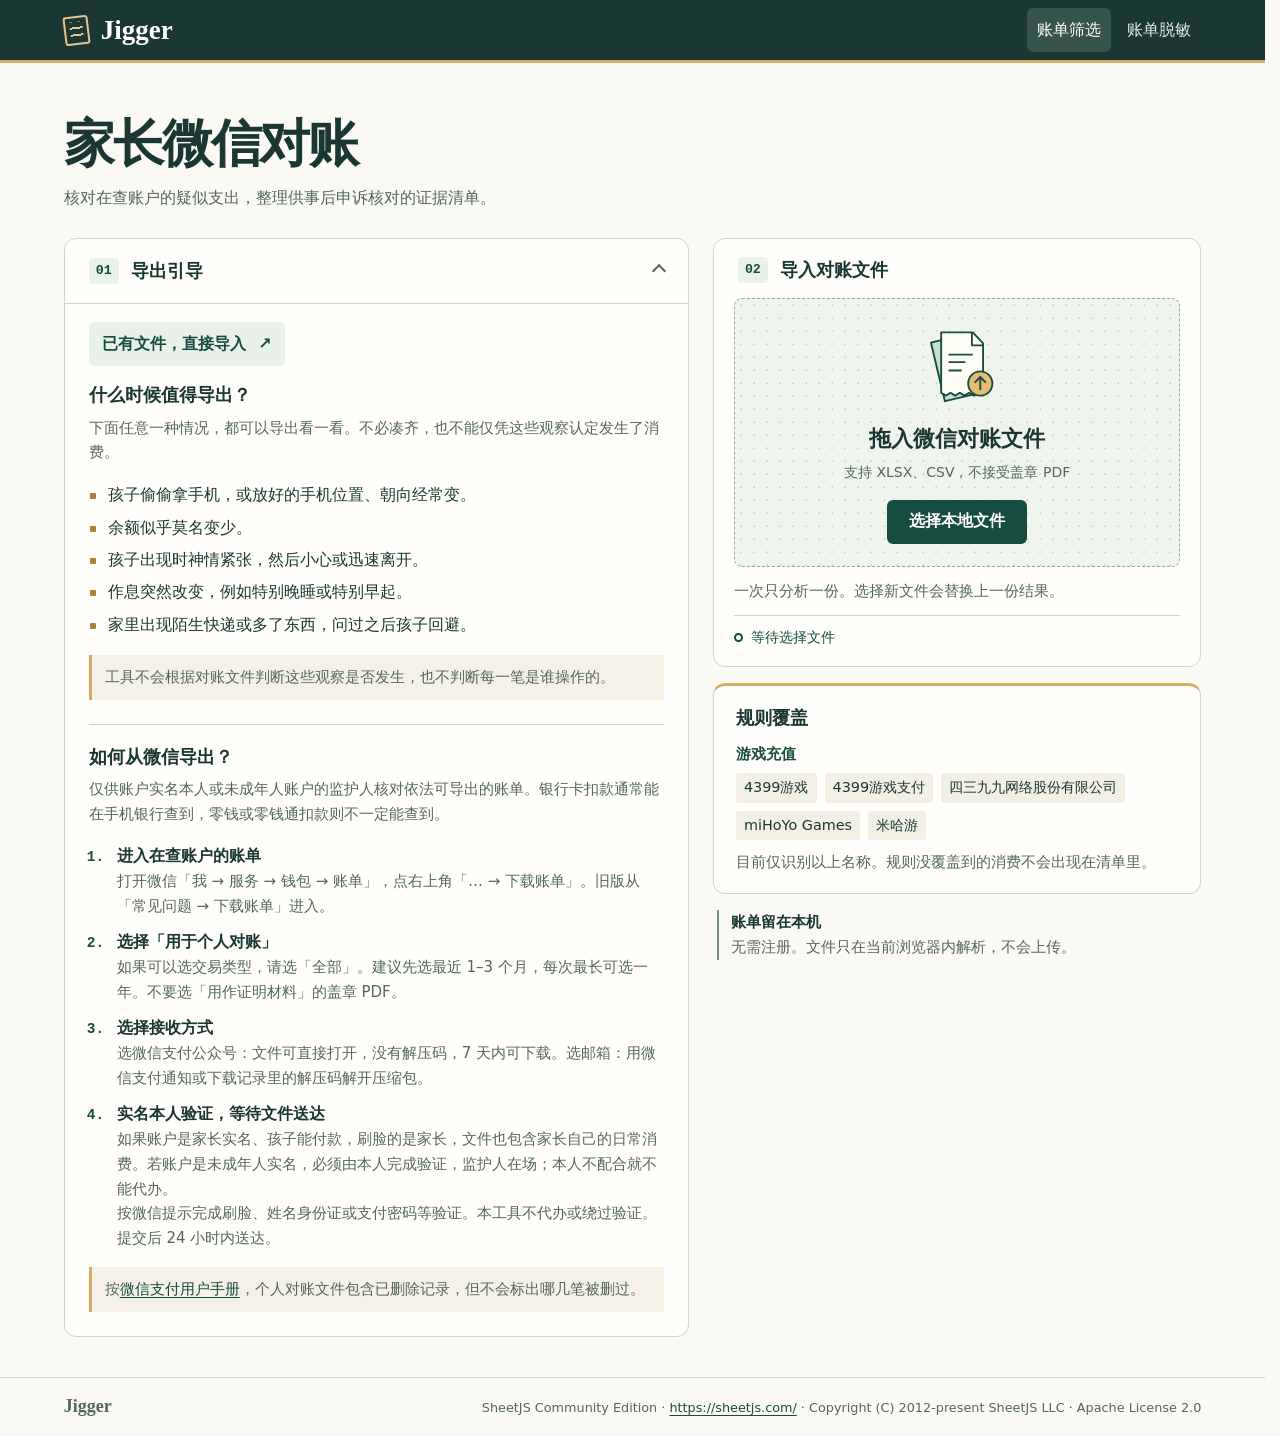
<file: index.html>
<!doctype html>
<html lang="zh-CN">
<head>
  <meta charset="utf-8">
  <meta http-equiv="Content-Security-Policy" content="default-src 'none'; script-src 'self'; style-src 'self'; img-src 'self'; connect-src 'none'; object-src 'none'; base-uri 'none'; form-action 'none'">
  <meta name="viewport" content="width=device-width, initial-scale=1">
  <title>家长微信对账 · Jigger</title>
  <link rel="stylesheet" href="styles.css?v=3">
  <script defer src="./app.bundle.js"></script>
</head>
<body>
  <a class="skip" href="#import">直接前往文件导入</a>
  <header>
    <div class="bar">
      <div class="brand"><span class="mark" aria-hidden="true"></span>Jigger</div>
      <nav class="mask-nav" aria-label="Jigger 工具">
        <a href="index.html" aria-current="page">账单筛选</a>
        <a href="anonymize.html">账单脱敏</a>
      </nav>
    </div>
  </header>
  <main>
    <div class="intro"><h1>家长微信对账</h1><p>核对在查账户的疑似支出，整理供事后申诉核对的证据清单。</p></div>
    <div class="workspace">
      <details id="guide" open>
        <summary><span class="number">01</span><strong>导出引导</strong><span class="toggle" aria-hidden="true"></span></summary>
        <div class="guide-body">
          <button type="button" id="skip-guide">已有文件，直接导入 <span aria-hidden="true">↗</span></button>
          <h2>什么时候值得导出？</h2>
          <p>下面任意一种情况，都可以导出看一看。不必凑齐，也不能仅凭这些观察认定发生了消费。</p>
          <ul class="observations">
            <li>孩子偷偷拿手机，或放好的手机位置、朝向经常变。</li><li>余额似乎莫名变少。</li><li>孩子出现时神情紧张，然后小心或迅速离开。</li><li>作息突然改变，例如特别晚睡或特别早起。</li><li>家里出现陌生快递或多了东西，问过之后孩子回避。</li>
          </ul>
          <p class="note">工具不会根据对账文件判断这些观察是否发生，也不判断每一笔是谁操作的。</p>
          <h2>如何从微信导出？</h2>
          <p>仅供账户实名本人或未成年人账户的监护人核对依法可导出的账单。银行卡扣款通常能在手机银行查到，零钱或零钱通扣款则不一定能查到。</p>
          <ol class="steps">
            <li><b>进入在查账户的账单</b><p>打开微信「我 → 服务 → 钱包 → 账单」，点右上角「… → 下载账单」。旧版从「常见问题 → 下载账单」进入。</p></li>
            <li><b>选择「用于个人对账」</b><p>如果可以选交易类型，请选「全部」。建议先选最近 1–3 个月，每次最长可选一年。不要选「用作证明材料」的盖章 PDF。</p></li>
            <li><b>选择接收方式</b><p>选微信支付公众号：文件可直接打开，没有解压码，7 天内可下载。选邮箱：用微信支付通知或下载记录里的解压码解开压缩包。</p></li>
            <li><b>实名本人验证，等待文件送达</b><p>如果账户是家长实名、孩子能付款，刷脸的是家长，文件也包含家长自己的日常消费。若账户是未成年人实名，必须由本人完成验证，监护人在场；本人不配合就不能代办。</p><p>按微信提示完成刷脸、姓名身份证或支付密码等验证。本工具不代办或绕过验证。提交后 24 小时内送达。</p></li>
          </ol>
          <p class="note">按<a href="https://pay.weixin.qq.com/doc/user/4021834826" target="_blank" rel="noopener noreferrer">微信支付用户手册</a>，个人对账文件包含已删除记录，但不会标出哪几笔被删过。</p>
        </div>
      </details>
      <div class="import-column">
        <section id="import" tabindex="-1" aria-labelledby="import-title">
          <div class="section-heading"><span class="number">02</span><h2 id="import-title">导入对账文件</h2></div>
          <div id="drop-zone">
            <svg class="file-art" viewBox="0 0 116 94" fill="none" aria-hidden="true"><g stroke="currentColor" stroke-width="2" stroke-linejoin="round"><path fill="#c8ded3" d="m30 21 38-9 15 63-38 9z"/><path fill="#fffdf5" d="M41 10h34l11 12v56l-5-3-5 3-5-3-5 3-5-3-5 3-5-3-5 3-5-3z"/><path d="M74 10v14h12M49 34h26M49 42h18M49 51h14"/><circle cx="83" cy="65" r="13" fill="#e7bb71"/><path d="M83 72V58m-6 6 6-6 6 6"/></g></svg>
            <h3>拖入微信对账文件</h3><p id="formats">支持 XLSX、CSV，不接受盖章 PDF</p>
            <label class="picker"><input id="file-input" type="file" accept=".xlsx,.csv" aria-describedby="formats"><span>选择本地文件</span></label>
          </div>
          <p class="file-help">一次只分析一份。选择新文件会替换上一份结果。</p>
          <p id="status" role="status" aria-live="polite" aria-atomic="true">等待选择文件</p>
          <noscript>请启用 JavaScript，以便在本机分析文件。</noscript>
        </section>
        <aside aria-labelledby="coverage-title"><h2 id="coverage-title">规则覆盖</h2><p class="category">游戏充值</p><ul class="terms"><li>4399游戏</li><li>4399游戏支付</li><li>四三九九网络股份有限公司</li><li>miHoYo Games</li><li>米哈游</li></ul><p>目前仅识别以上名称。规则没覆盖到的消费不会出现在清单里。</p></aside>
        <p class="privacy-note"><strong>账单留在本机</strong><br>无需注册。文件只在当前浏览器内解析，不会上传。</p>
      </div>
    </div>
    <div id="results"></div>
  </main>
  <footer><div><strong>Jigger</strong><span>SheetJS Community Edition · <a href="https://sheetjs.com/" rel="noopener noreferrer">https://sheetjs.com/</a> · Copyright (C) 2012-present SheetJS LLC · Apache License 2.0</span></div></footer>
</body>
</html>
</file>
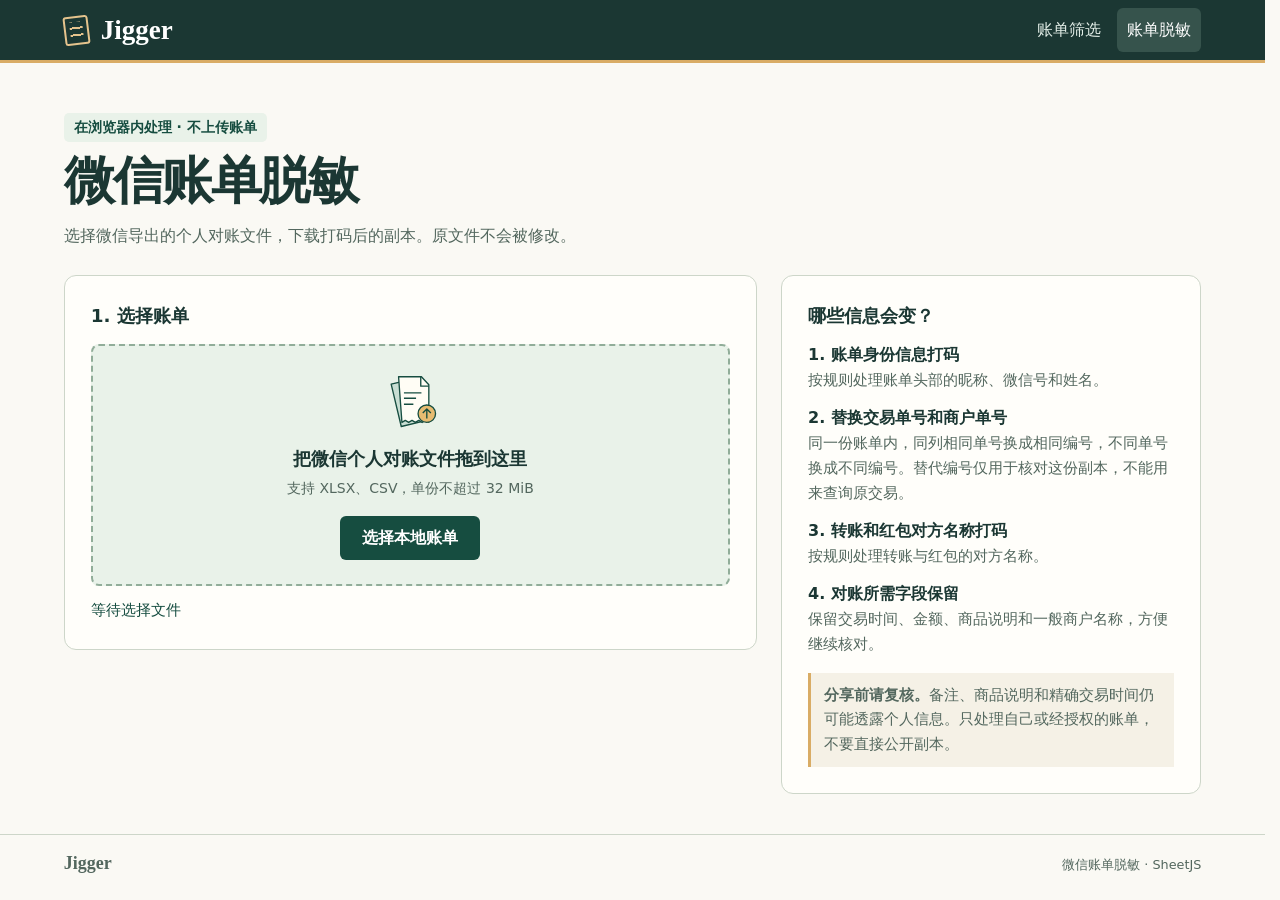
<file: anonymize.html>
<!doctype html>
<html lang="zh-CN">
<head>
  <meta charset="utf-8">
  <meta http-equiv="Content-Security-Policy" content="default-src 'none'; script-src 'self'; style-src 'self'; img-src 'self' data:; connect-src 'none'; object-src 'none'; base-uri 'none'; form-action 'none'">
  <meta name="viewport" content="width=device-width, initial-scale=1">
  <title>微信账单脱敏 · Jigger</title>
  <link rel="stylesheet" href="styles.css?v=3">
  <script defer src="./mask-app.bundle.js"></script>
</head>
<body class="mask-page">
  <a class="skip" href="#import">跳到文件选择</a>
  <header>
    <div class="bar">
      <div class="brand"><span class="mark" aria-hidden="true"></span>Jigger</div>
      <nav class="mask-nav" aria-label="Jigger 工具">
        <a href="index.html">账单筛选</a>
        <a href="anonymize.html" aria-current="page">账单脱敏</a>
      </nav>
    </div>
  </header>

  <main>
    <section class="intro">
      <p class="mask-badge">在浏览器内处理 · 不上传账单</p>
      <h1>微信账单脱敏</h1>
      <p>选择微信导出的个人对账文件，下载打码后的副本。原文件不会被修改。</p>
    </section>

    <div class="mask-grid">
      <div class="mask-flow">
        <section class="mask-panel" id="import" tabindex="-1" aria-labelledby="drop-heading">
          <div class="section-heading">
            <h2 id="drop-heading">1.&nbsp;选择账单</h2>
          </div>
          <div id="mask-drop-zone">
            <svg class="file-art" viewBox="0 0 116 94" fill="none" aria-hidden="true">
              <g stroke="currentColor" stroke-width="2" stroke-linejoin="round">
                <path fill="#c8ded3" d="m30 21 38-9 15 63-38 9z"/>
                <path fill="#fffdf5" d="M41 10h34l11 12v56l-5-3-5 3-5-3-5 3-5-3-5 3-5-3-5 3z"/>
                <path d="M74 10v14h12M49 34h26M49 42h18M49 51h14"/>
                <circle cx="83" cy="65" r="13" fill="#e7bb71"/>
                <path d="M83 72V58m-6 6 6-6 6 6"/>
              </g>
            </svg>
            <h3>把微信个人对账文件拖到这里</h3>
            <p id="formats">支持 XLSX、CSV，单份不超过 32 MiB</p>
            <label class="picker">
              <input id="mask-file-input" type="file" accept=".xlsx,.csv" aria-describedby="formats">
              <span>选择本地账单</span>
            </label>
          </div>
          <p id="mask-status" role="status" aria-live="polite">等待选择文件</p>
          <noscript>请启用 JavaScript，以便在浏览器内处理账单。</noscript>
        </section>

        <section class="mask-panel" id="mask-result-card" hidden aria-labelledby="result-heading">
          <div class="mask-result-heading">
            <div>
              <div class="section-heading"><h2 id="result-heading">2.&nbsp;脱敏副本已生成</h2></div>
              <p>分享之前，请先打开副本检查是否仍有个人信息。</p>
            </div>
            <button id="mask-download-btn" type="button">下载脱敏账单</button>
          </div>
          <dl class="mask-stats">
            <div><dt>处理笔数</dt><dd id="stat-total">0</dd></div>
            <div><dt>已打码交易单号</dt><dd id="stat-tx">0</dd></div>
            <div><dt>已处理的表头前信息项</dt><dd id="stat-account">0</dd></div>
            <div><dt>处理耗时</dt><dd id="stat-time">0ms</dd></div>
          </dl>
          <h3 id="mask-preview-heading">预览前 5 笔</h3>
          <div class="table-scroll" tabindex="0" role="region" aria-labelledby="mask-preview-heading">
            <table>
              <thead><tr><th scope="col">交易时间</th><th scope="col">交易对方</th><th scope="col">商品说明</th><th scope="col">金额</th><th scope="col">处理后交易单号</th></tr></thead>
              <tbody id="mask-preview-body"></tbody>
            </table>
          </div>
        </section>
      </div>

      <aside class="mask-panel mask-rules" aria-labelledby="rules-heading">
        <h2 id="rules-heading">哪些信息会变？</h2>
        <dl>
          <div><dt>1.&nbsp;账单身份信息打码</dt><dd>按规则处理账单头部的昵称、微信号和姓名。</dd></div>
          <div><dt>2.&nbsp;替换交易单号和商户单号</dt><dd>同一份账单内，同列相同单号换成相同编号，不同单号换成不同编号。替代编号仅用于核对这份副本，不能用来查询原交易。</dd></div>
          <div><dt>3.&nbsp;转账和红包对方名称打码</dt><dd>按规则处理转账与红包的对方名称。</dd></div>
          <div><dt>4.&nbsp;对账所需字段保留</dt><dd>保留交易时间、金额、商品说明和一般商户名称，方便继续核对。</dd></div>
        </dl>
        <p class="note"><strong>分享前请复核。</strong>备注、商品说明和精确交易时间仍可能透露个人信息。只处理自己或经授权的账单，不要直接公开副本。</p>
      </aside>
    </div>
  </main>

  <footer><div><strong>Jigger</strong><span>微信账单脱敏 · SheetJS</span></div></footer>
</body>
</html>
</file>
<file: styles.css>
:root{--ink:#1b3733;--muted:#53675e;--paper:#faf9f4;--panel:#fffefa;--pine:#164d40;--line:#cdd6c9;--mint:#e9f2e9;--gold:#d9ac65;--radius:12px;color-scheme:light;font:16px/1.65 system-ui,"Microsoft YaHei",sans-serif;color:var(--ink);background:var(--paper)}
*{box-sizing:border-box}body{margin:0}h1,h2,h3,p,ul,ol{margin:0}a{color:var(--pine);text-underline-offset:3px}button,input{font:inherit}button,summary,.picker{cursor:pointer}button:focus-visible,a:focus-visible,summary:focus-visible,.picker:focus-within,input:focus-visible,.table-scroll:focus-visible{outline:3px solid #a35b0e;outline-offset:3px}.skip{position:absolute;left:12px;top:-100px;background:white;padding:10px;z-index:2}.skip:focus{top:10px}
header{background:var(--ink);color:white;border-bottom:3px solid var(--gold)}.bar,main,footer>div{max-width:1240px;margin:auto;padding-inline:clamp(16px,4vw,56px)}.bar{display:flex;align-items:center;justify-content:space-between;height:60px}.brand{font:700 27px/1 Georgia,serif;display:flex;align-items:center;gap:12px}.mark{display:block;width:25px;height:29px;border:2px solid #e5c38d;border-radius:3px;transform:rotate(-7deg);background:repeating-linear-gradient(to bottom,transparent 0 5px,#e5c38d 5px 7px) center/13px 18px no-repeat}.private{font-size:.85rem;display:flex;align-items:center;gap:8px}.private span{width:8px;height:8px;border-radius:100%;background:#a5cdac}
.intro{padding-block:clamp(24px,4vw,50px) 26px}.intro h1{font:700 clamp(32px,4vw,52px)/1.22 "Songti SC",SimSun,serif;letter-spacing:-.04em}.intro p{margin-top:10px;color:var(--muted)}.workspace{display:grid;grid-template-columns:minmax(0,1.28fr) minmax(0,1fr);gap:24px;align-items:start}details,#import,aside,.account,.totals,.evidence-group,.empty{background:var(--panel);border:1px solid var(--line);border-radius:var(--radius)}summary,.section-heading{display:flex;align-items:center;gap:12px;padding:17px 24px;font-size:1.15rem}summary{list-style:none}summary::-webkit-details-marker{display:none}summary:hover{background:#f0f3eb;border-radius:var(--radius)}.number{font:600 .83rem/1.4 Consolas,monospace;color:var(--pine);background:var(--mint);border-radius:4px;padding:4px 7px}.toggle{width:10px;height:10px;border:solid var(--muted);border-width:0 2px 2px 0;margin-left:auto;transform:rotate(45deg);transition:transform .16s}details[open] .toggle{transform:rotate(225deg)}.guide-body{border-top:1px solid var(--line);padding:18px 24px 24px}.guide-body h2,aside h2,.section-heading h2{font-size:1.15rem;line-height:1.55}.guide-body h2{margin:15px 0 6px}.guide-body>p,.steps p,aside p,.file-help,.privacy-note{color:var(--muted);font-size:.9375rem}.guide-body button{border:0;color:var(--pine);font-weight:650;background:var(--mint);border-radius:5px;min-height:44px;padding:8px 13px}.guide-body button:hover{background:#dce8da}.guide-body button span{margin-left:7px}.observations{padding:0;list-style:none;margin:14px 0}.observations li{position:relative;padding:3px 0 3px 19px}.observations li::before{content:'';position:absolute;left:1px;top:14px;width:6px;height:6px;background:#ae803d;border-radius:1px}.note{border-left:3px solid var(--gold);background:#f5f1e6;padding:10px 13px}.guide-body .note+h2{border-top:1px solid var(--line);margin-top:24px;padding-top:18px}.steps{padding-left:24px;margin:16px 0}.steps li{padding-left:4px;margin-block:10px}.steps li::marker{font:700 .9rem Consolas,monospace;color:var(--pine)}
.import-column{display:grid;gap:16px}.section-heading{padding-bottom:14px}#import{scroll-margin:16px;padding-bottom:16px}#drop-zone{margin:0 20px;padding:24px 12px 22px;border:1.5px dashed #91ad99;border-radius:8px;text-align:center;background-color:#eff5ed;background-image:radial-gradient(#cbd9ca 1px,transparent 1px);background-size:13px 13px;transition:background-color .16s,border-color .16s}#drop-zone:is(:focus-within,.dragging,.drag-over,[data-dragging="true"]){border-color:var(--pine);background-color:#daeadd}.file-art{width:108px;display:block;margin:0 auto 10px;color:var(--pine)}#drop-zone h3{font-size:1.35rem}#formats{font-size:.875rem;margin:4px 0 16px;color:var(--muted)}.picker,.actions button{position:relative;display:inline-flex;align-items:center;justify-content:center;min-height:44px;border:0;border-radius:6px;padding:8px 22px;background:var(--pine);color:white;font-weight:650;transition:background-color .16s}.picker:hover,.actions button:hover{background:#0b392e}.picker input{position:absolute;inset:0;width:100%;height:100%;opacity:0;cursor:pointer}.file-help,#status{margin:12px 20px 0}#status{border-top:1px solid var(--line);padding-top:10px;color:var(--pine);font-size:.88rem;overflow-wrap:anywhere}#status::before{content:'';display:inline-block;border:2px solid currentColor;width:5px;height:5px;border-radius:100%;margin-inline-end:8px}noscript{display:block;padding:0 20px}aside{padding:18px 22px;border-top:3px solid var(--gold)}aside .category{margin:10px 0 6px;font-weight:700;color:var(--pine)}.terms,.actions{display:flex;flex-wrap:wrap;gap:8px}.terms{list-style:none;padding:0;margin:0 0 10px}.terms li{background:#f2efe5;padding:3px 8px;border-radius:3px;font-size:.9rem}.privacy-note{border-left:2px solid #759484;padding:0 12px;margin-inline:4px}.privacy-note strong{color:var(--ink)}
#results:not(:empty){display:grid;gap:16px;margin-top:24px}.account,.totals,.evidence-group,.empty{min-width:0;padding:clamp(16px,2vw,24px);overflow-wrap:anywhere}.account{border-left:5px solid var(--pine)}.totals{background:var(--mint);font-variant-numeric:tabular-nums}.table-scroll{max-width:100%;overflow:auto;margin-top:12px}table{border-collapse:collapse;font-size:.9rem;font-variant-numeric:tabular-nums}td,th{padding:10px 12px;text-align:start;vertical-align:top;border-bottom:1px solid var(--line);min-width:7em;max-width:23em;overflow-wrap:anywhere}th{white-space:nowrap;background:var(--mint)}tbody tr:hover{background:#f3f5ee}.empty{color:var(--muted)}footer{margin-top:40px;border-top:1px solid var(--line);color:var(--muted)}footer>div{display:flex;align-items:baseline;justify-content:space-between;gap:20px;padding-block:18px;font-size:.8rem}footer strong{font:700 18px Georgia,serif}
@media(max-width:780px){.workspace{grid-template-columns:1fr;gap:14px}.bar{height:52px}.intro{padding-block:22px 18px}.intro p{font-size:.94rem}.guide-body{padding:14px 16px 18px}.section-heading,summary{padding:14px 16px}#drop-zone{margin-inline:14px}.file-help,#status{margin-inline:14px}aside{padding:16px}footer>div{display:block}footer span{display:block;margin-top:8px}}
@media(prefers-reduced-motion:reduce){*{transition:none!important}}

html{scrollbar-gutter:stable}
.bar{gap:12px}
.mask-nav{display:flex;align-items:center;gap:6px}
.mask-nav a{display:flex;align-items:center;min-height:44px;padding:4px 10px;border-radius:6px;color:#e3eee8;text-decoration:none;white-space:nowrap}
.mask-nav a:is(:hover,[aria-current=page]){background:#36534c;color:white}
.mask-page .mask-badge{display:inline-block;margin:0 0 8px;padding:3px 10px;border-radius:5px;background:var(--mint);color:var(--pine);font-size:.875rem;font-weight:650}
.mask-grid{display:grid;grid-template-columns:minmax(0,1.65fr) minmax(0,1fr);gap:24px;align-items:start}
.mask-flow{display:grid;gap:16px;min-width:0}
.mask-panel{min-width:0;padding:clamp(16px,2.2vw,26px);border:1px solid var(--line);border-radius:var(--radius);background:var(--panel)}
.mask-page #import{padding-bottom:clamp(16px,2.2vw,26px)}
.mask-page .section-heading{padding:0 0 14px}
#mask-drop-zone{padding:24px 12px;border:2px dashed #91ad99;border-radius:8px;text-align:center;background:var(--mint);transition:background-color .16s,border-color .16s}
#mask-drop-zone:is(:focus-within,.drag-over){border-color:var(--pine);background:#daeadd}
#mask-drop-zone .file-art{width:78px}
#mask-drop-zone h3{font-size:1.125rem}
#mask-status{margin-top:12px;color:var(--pine);font-size:.9375rem;overflow-wrap:anywhere}
.mask-rules h2{font-size:1.125rem}
.mask-rules dl{display:grid;gap:12px;margin:12px 0 16px}
.mask-rules dt{font-weight:650}
.mask-rules dd,.mask-stats dd{margin:0}
.mask-rules dd,.mask-result-heading p{color:var(--muted);font-size:.9375rem}
.mask-result-heading{display:flex;flex-wrap:wrap;gap:12px;align-items:flex-start;justify-content:space-between}
.mask-result-heading .section-heading{padding-bottom:4px}
#mask-download-btn{min-height:44px;padding:8px 16px;border:0;border-radius:6px;background:var(--pine);color:white;font-weight:650}
#mask-download-btn:hover{background:#0b392e}
.mask-stats{display:grid;grid-template-columns:repeat(2,minmax(0,1fr));gap:8px;margin:16px 0}
.mask-stats div{padding:8px 12px;border-radius:6px;background:var(--mint)}
.mask-stats dt{color:var(--muted);font-size:.875rem}
.mask-stats dd{font-weight:700;font-variant-numeric:tabular-nums}
#mask-preview-heading{font-size:1rem}
@media(max-width:760px){.mask-grid{grid-template-columns:minmax(0,1fr);gap:14px}}
@media(max-width:360px){.bar .brand{font-size:21px;gap:8px}.mask-nav a{padding-inline:6px;font-size:.875rem}}
</file>
